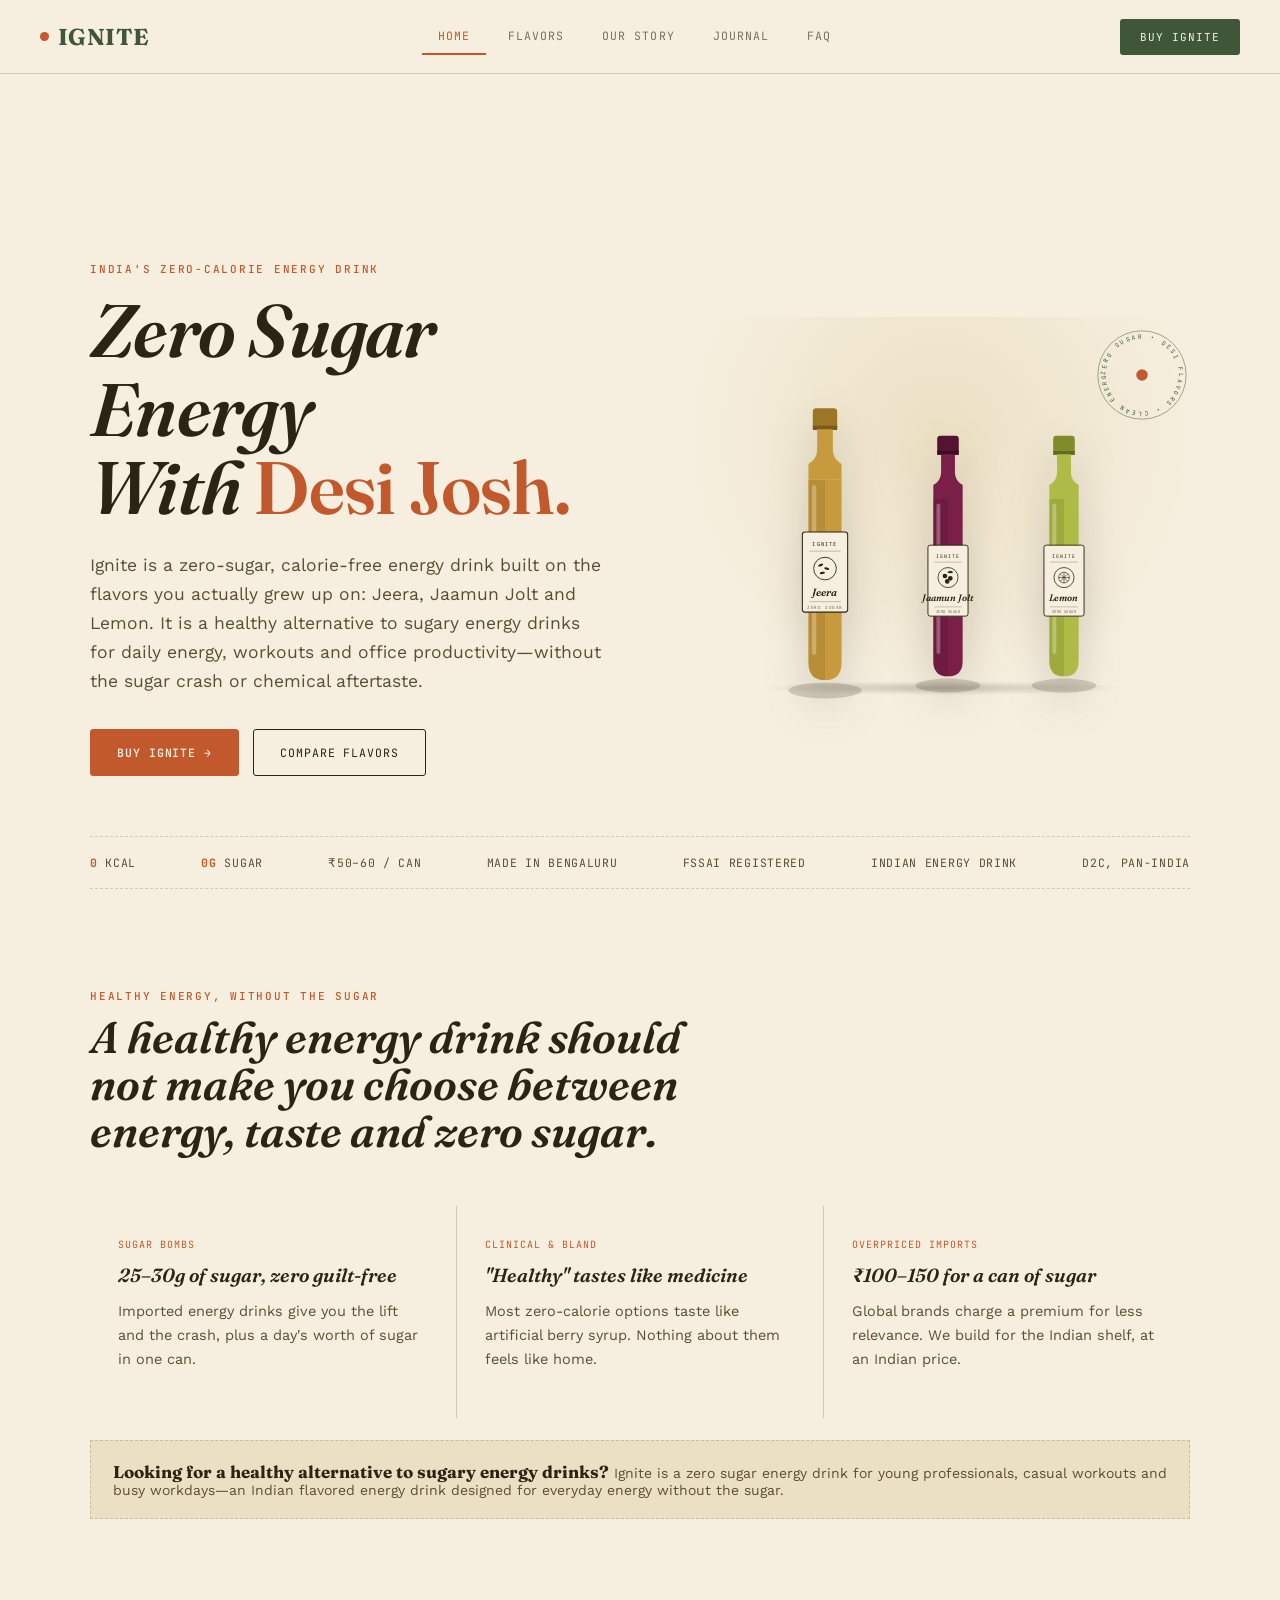
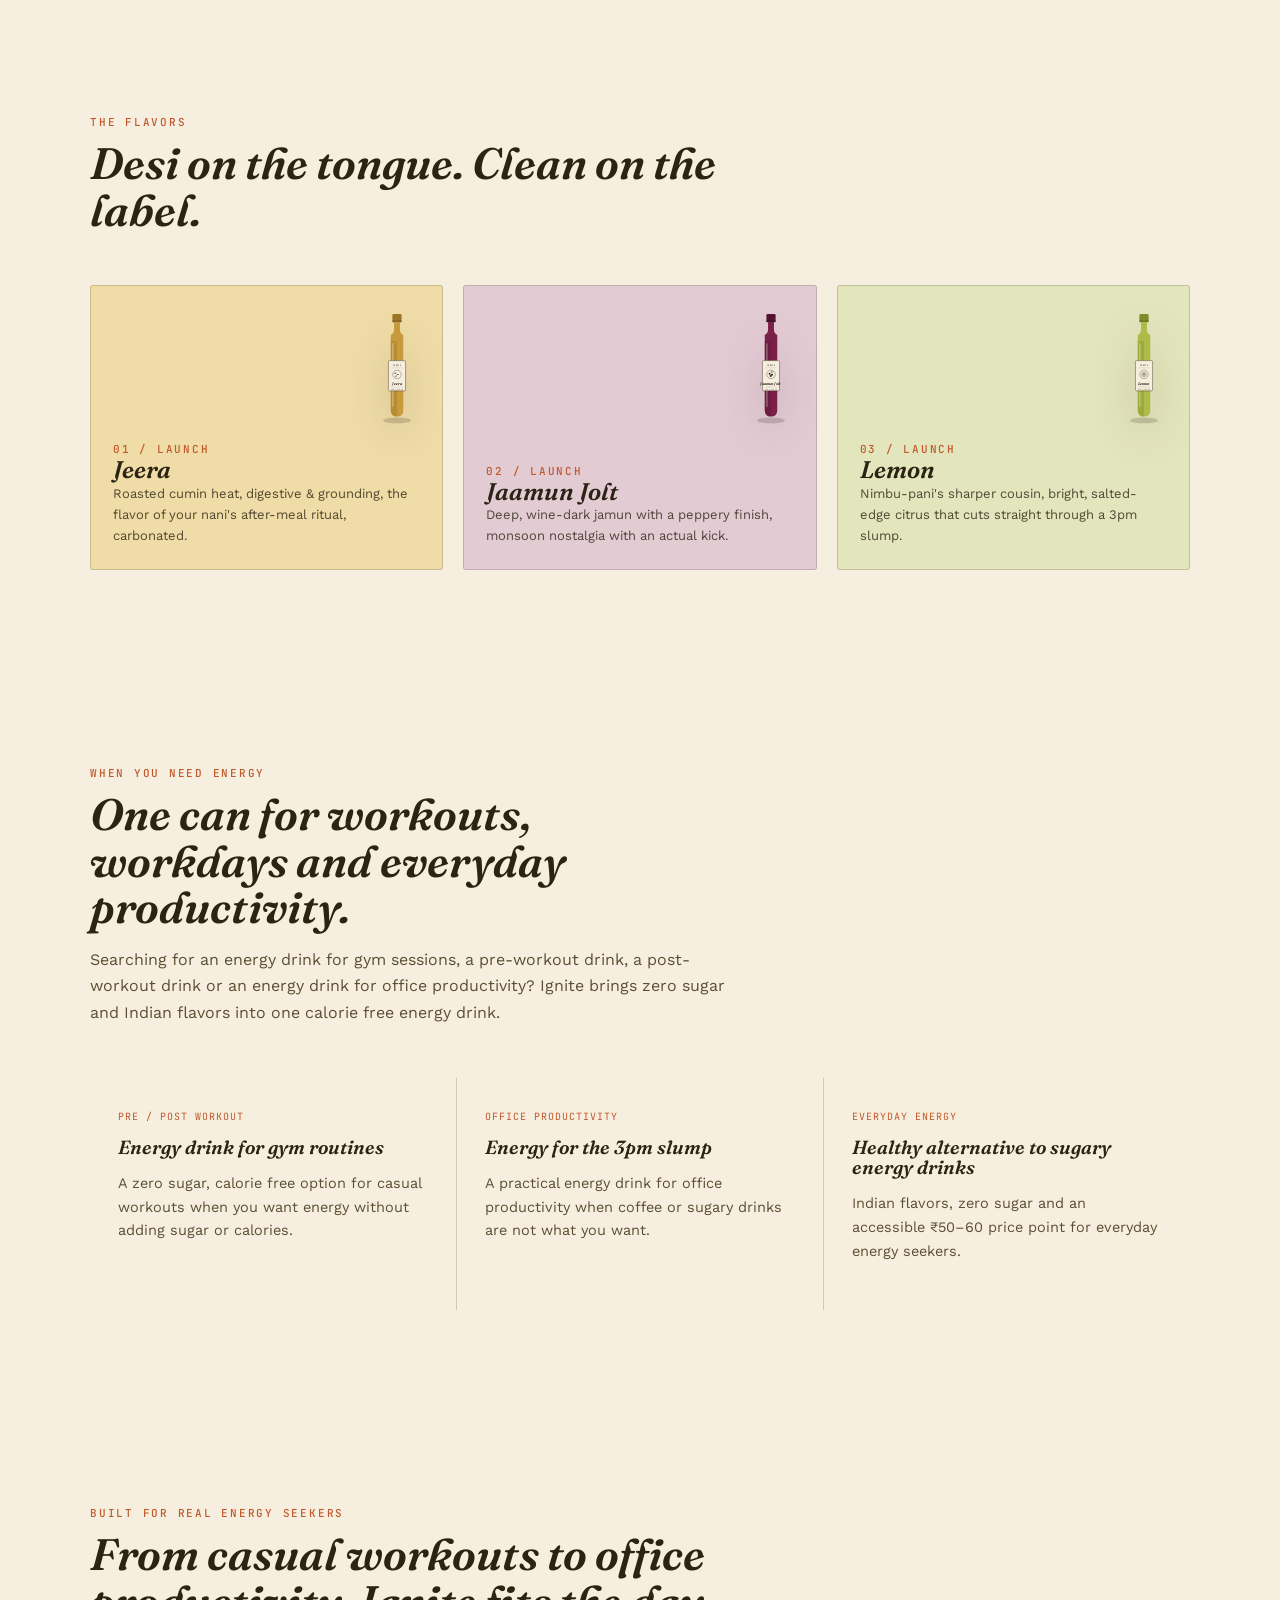
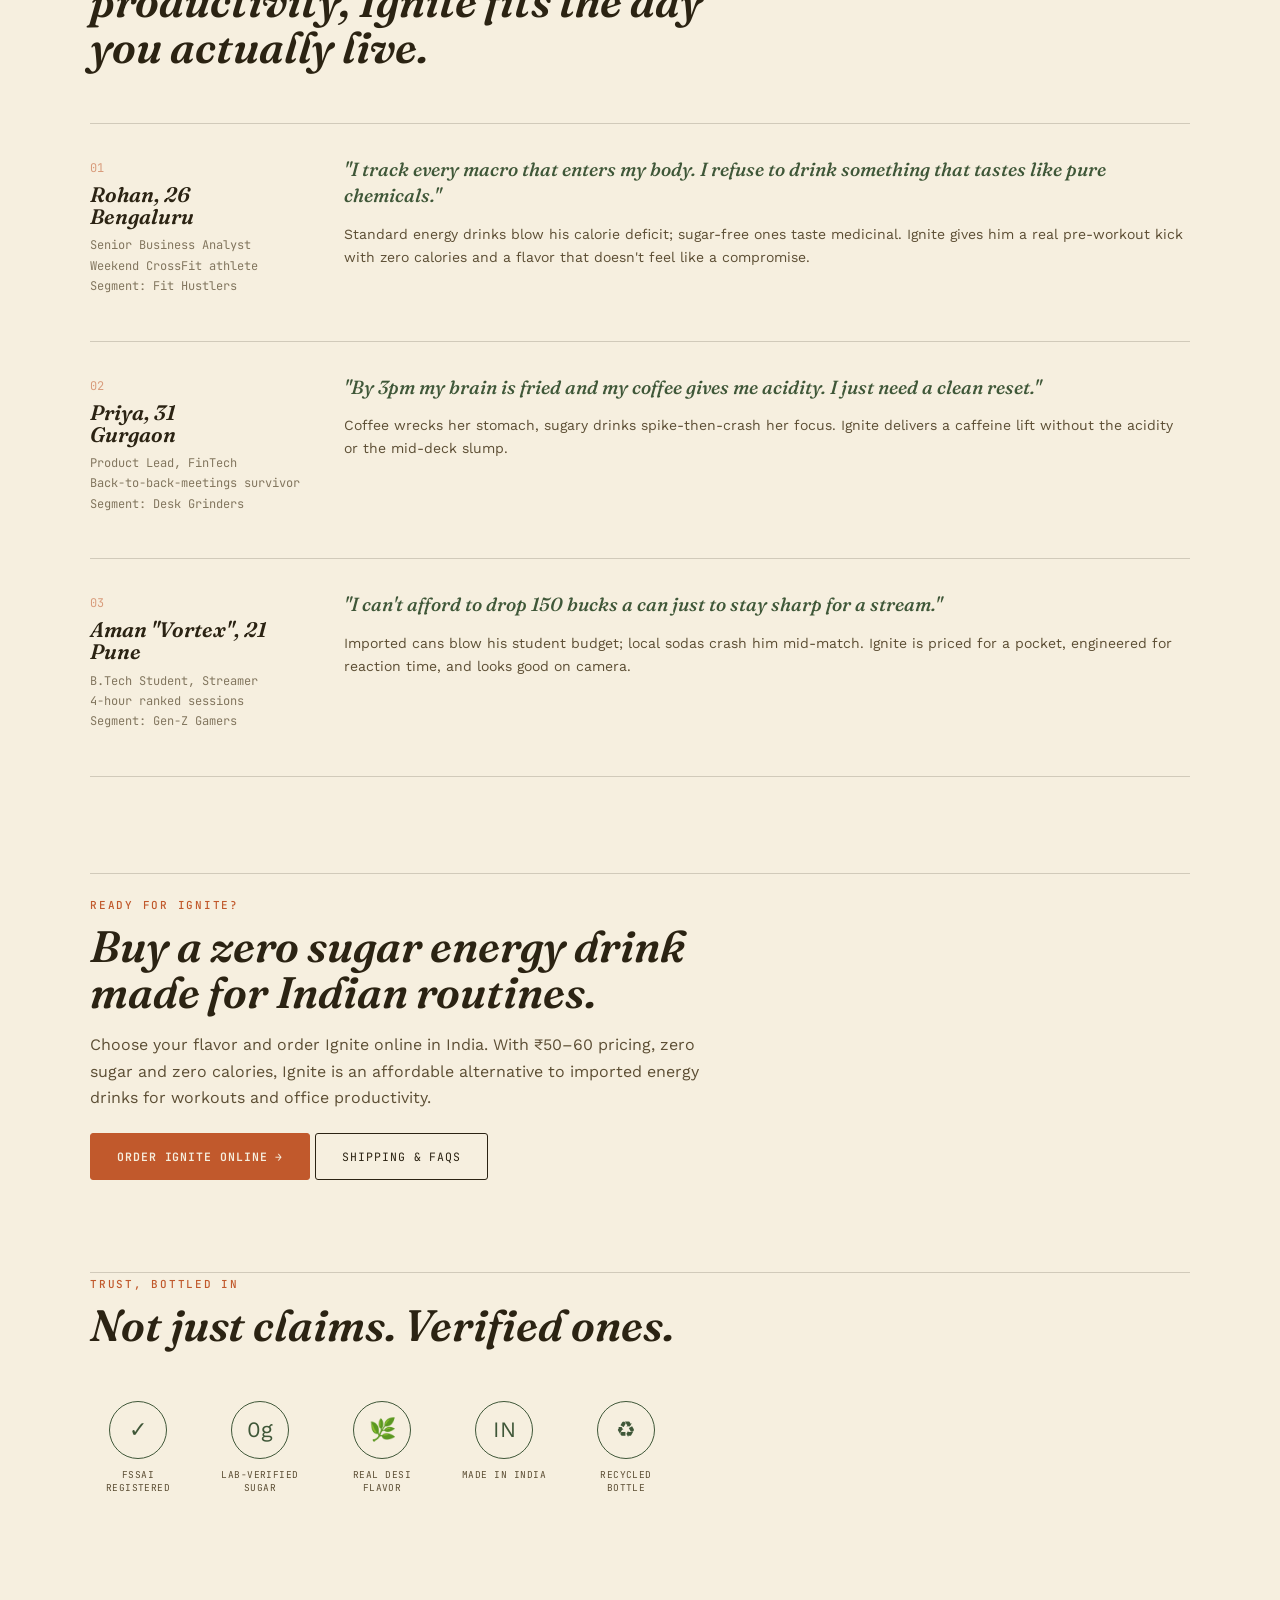
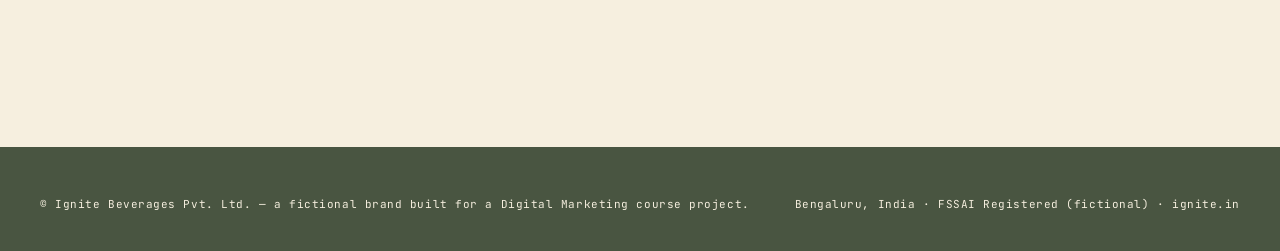
<file: index.html>
<!DOCTYPE html>
<html lang="en">
<head>
<meta charset="UTF-8">
<meta name="viewport" content="width=device-width, initial-scale=1.0">
<title>Zero Sugar Energy Drink | Ignite India</title>
  <meta name="description" content="Discover Ignite, a zero sugar, calorie free energy drink with Indian flavors for workouts, office productivity and everyday energy.">
  <meta name="keywords" content="energy drink, energy booster, healthy energy drink, zero sugar drink, calorie free drink, workout energy, productivity drink, Indian energy drink, zero sugar energy drink, energy drink for gym, pre workout drink, post workout drink, energy drink for office, affordable energy drink, Indian flavored energy drink, Ignite energy drink, buy Ignite energy drink, Ignite zero sugar, Ignite India">
  <meta name="robots" content="index,follow">
  <meta property="og:title" content="Ignite — Zero Sugar Energy Drink with Indian Flavors">
  <meta property="og:description" content="Zero sugar, calorie free energy with Indian flavors. Built for workouts, office productivity and everyday energy.">
  <meta property="og:type" content="website">
  <meta name="twitter:card" content="summary">
  <link rel="canonical" href="https://ignite.in/">
  <script type="application/ld+json">
  {
    "@context":"https://schema.org",
    "@type":"Product",
    "name":"Ignite Zero Sugar Energy Drink",
    "brand":{"@type":"Brand","name":"Ignite"},
    "description":"Zero sugar, calorie free energy drink with Indian flavors for workouts, office productivity and everyday energy.",
    "category":"Energy Drink",
    "offers":{"@type":"Offer","priceCurrency":"INR","price":"50","availability":"https://schema.org/InStock","url":"https://ignite.in/flavors"},
    "aggregateRating":{"@type":"AggregateRating","ratingValue":"4.8","reviewCount":"124"}
  }
  </script>
<link rel="preconnect" href="https://fonts.googleapis.com">
<link rel="preconnect" href="https://fonts.gstatic.com" crossorigin>
<link href="https://fonts.googleapis.com/css2?family=Fraunces:ital,opsz,wght@0,9..144,400;0,9..144,500;0,9..144,600;0,9..144,700;1,9..144,500;1,9..144,600&family=Work+Sans:wght@400;500;600;700&family=JetBrains+Mono:wght@400;500;700&display=swap" rel="stylesheet">
<style>
  :root{
    --paper:#F6EFDF;
    --paper-deep:#ECE0C4;
    --paper-deeper:#E2D4AE;
    --ink:#2B2313;
    --ink-soft:#5C4E34;
    --forest:#3F5738;
    --forest-deep:#2B3B26;
    --rust:#C1592C;
    --rust-deep:#9B441F;
    --jeera:#C79A3D;
    --jeera-deep:#9C7526;
    --jaamun:#7A2048;
    --jaamun-deep:#54132F;
    --lemon:#AEBB47;
    --lemon-deep:#7E8C2A;
    --line: rgba(43,35,19,0.18);
    --line-soft: rgba(43,35,19,0.09);
    --radius: 3px;
  }
  *{box-sizing:border-box;}
  html{scroll-behavior:smooth;}
  body{
    margin:0;
    background:var(--paper);
    color:var(--ink);
    font-family:'Work Sans', sans-serif;
    -webkit-font-smoothing:antialiased;
  }
  ::selection{background:var(--rust); color:var(--paper);}
  a{color:inherit;}
  .eyebrow{
    font-family:'JetBrains Mono', monospace;
    font-size:11px;
    letter-spacing:.16em;
    text-transform:uppercase;
    color:var(--rust);
    font-weight:500;
  }
  h1,h2,h3{
    font-family:'Fraunces', serif;
    font-weight:600;
    margin:0;
    line-height:1.06;
    color:var(--ink);
  }
  p{line-height:1.65;}

  /* ---------- NAV ---------- */
  header.topnav{
    position:sticky; top:0; z-index:50;
    display:flex; align-items:center; justify-content:space-between;
    padding:18px 40px;
    background:rgba(246,239,223,0.92);
    backdrop-filter: blur(10px);
    border-bottom:1px solid var(--line);
  }
  .wordmark{
    font-family:'Fraunces', serif;
    font-weight:700;
    font-size:23px;
    letter-spacing:.02em;
    cursor:pointer;
    display:flex; align-items:center; gap:9px;
    color:var(--forest);
  }
  .wordmark .dot{
    width:9px;height:9px;border-radius:50%;
    background:var(--rust);
    display:inline-block;
  }
  nav.links{display:flex; gap:6px;}
  nav.links button{
    background:none; border:none; color:var(--ink);
    font-family:'JetBrains Mono', monospace;
    font-size:11.5px; letter-spacing:.09em; text-transform:uppercase;
    padding:10px 16px; cursor:pointer; opacity:.62;
    border-bottom:2px solid transparent;
    transition:opacity .2s, border-color .2s;
  }
  nav.links button:hover{opacity:1;}
  nav.links button.active{opacity:1; border-color:var(--rust); color:var(--rust);}
  .nav-cta{
    font-family:'JetBrains Mono', monospace;
    font-size:11px; letter-spacing:.09em; text-transform:uppercase;
    background:var(--forest); color:var(--paper);
    padding:11px 20px; border-radius:var(--radius);
    border:none; cursor:pointer;
  }
  .nav-cta:hover{background:var(--forest-deep);}

  main{max-width:1180px; margin:0 auto; padding:0 40px;}
  section{padding:96px 0;}
  .page{display:none;}
  .page.active{display:block; animation:fadein .5s ease;}
  @keyframes fadein{from{opacity:0; transform:translateY(8px);} to{opacity:1; transform:translateY(0);}}

  .band{
    width:100vw; position:relative; left:50%; right:50%;
    margin-left:-50vw; margin-right:-50vw;
  }

  /* ---------- HERO ---------- */
  .hero{
    padding:88px 0 60px;
    display:grid; grid-template-columns:1.05fr .95fr; gap:50px; align-items:center;
  }
  .hero h1{
    font-size:clamp(46px, 5.8vw, 82px);
    font-style:italic;
    letter-spacing:-0.01em;
    font-weight:600;
  }
  .hero h1 span{color:var(--rust); font-style:normal;}
  .hero .sub{
    max-width:520px; margin-top:24px; font-size:17.5px; color:var(--ink-soft);
  }
  .hero .cta-row{display:flex; gap:14px; margin-top:34px; flex-wrap:wrap;}
  .btn{
    font-family:'JetBrains Mono', monospace; font-size:11.5px; letter-spacing:.08em; text-transform:uppercase;
    padding:15px 26px; border-radius:var(--radius); border:1.5px solid var(--ink); cursor:pointer;
    background:transparent; color:var(--ink); transition:all .2s;
  }
  .btn.solid{background:var(--rust); border-color:var(--rust); color:var(--paper); font-weight:600;}
  .btn.solid:hover{background:var(--rust-deep); border-color:var(--rust-deep);}
  .btn:not(.solid):hover{background:var(--ink); color:var(--paper);}

  .hero-visual{
    position:relative; height:400px; border-radius:8px;
    background: radial-gradient(circle at 50% 30%, var(--paper-deep) 0%, var(--paper) 70%);
    display:flex; align-items:flex-end; justify-content:center; gap:8px;
    padding-bottom:24px;
  }
  .hero-visual::after{
    content:""; position:absolute; bottom:22px; left:14%; right:14%; height:14px;
    background:radial-gradient(ellipse, rgba(43,35,19,0.22) 0%, transparent 72%);
    z-index:0;
  }
  .bottle-mount{position:relative; z-index:1;}
  .hero-visual .bottle-mount{width:108px;}
  .hero-visual .bottle-mount:nth-child(2){width:122px; margin-bottom:-6px;}
  .bottle-svg{width:100%; height:auto; display:block; filter:drop-shadow(0 18px 20px rgba(43,35,19,0.18));}

  .stamp{
    position:absolute; top:10px; right:0; width:96px; height:96px;
    animation: spin 26s linear infinite;
  }
  @media (prefers-reduced-motion: reduce){ .stamp{animation:none;} }
  @keyframes spin{ from{transform:rotate(0deg);} to{transform:rotate(360deg);} }

  .strip{
    border-top:1px dashed var(--line); border-bottom:1px dashed var(--line);
    padding:18px 0; display:flex; gap:30px; flex-wrap:wrap; justify-content:space-between;
    font-family:'JetBrains Mono', monospace; font-size:11.5px; letter-spacing:.06em; text-transform:uppercase; color:var(--ink-soft);
  }
  .strip span b{color:var(--rust); font-weight:700;}

  /* ---------- PAIN/SOLUTION ---------- */
  .section-head{max-width:640px; margin-bottom:52px;}
  .section-head h2{font-size:clamp(30px,3.8vw,44px); font-style:italic; margin-top:10px; font-weight:600;}
  .grid-3{display:grid; grid-template-columns:repeat(3,1fr); gap:1px; background:var(--line);}
  .grid-2{display:grid; grid-template-columns:repeat(2,1fr); gap:1px; background:var(--line);}
  .cell{background:var(--paper); padding:32px 28px;}
  .cell h3{font-size:19px; font-style:italic; margin-bottom:10px; font-weight:600;}
  .cell p{color:var(--ink-soft); font-size:14.5px;}
  .cell .tag{font-family:'JetBrains Mono',monospace; font-size:10px; letter-spacing:.1em; text-transform:uppercase; color:var(--rust); margin-bottom:14px; display:block;}
  .keyword-note strong{font-family:'Fraunces',serif; font-size:17px;}
  .conversion-panel{border-top:1px solid var(--line); border-bottom:1px solid var(--line); padding:52px 0 40px;}

  /* ---------- FLAVOR PREVIEW STRIP (home) ---------- */
  .flavor-preview{display:grid; grid-template-columns:repeat(3,1fr); gap:20px;}
  .fcard{
    border-radius:var(--radius); padding:26px 22px 22px; min-height:230px;
    display:flex; flex-direction:column; justify-content:space-between; gap:14px;
    cursor:pointer; transition:transform .25s, box-shadow .25s;
    border:1px solid var(--line);
  }
  .fcard:hover{transform:translateY(-6px); box-shadow:0 18px 30px -18px rgba(43,35,19,0.35);}
  .fcard .bottle-mount{width:46px; align-self:flex-end;}
  .fcard h3{font-size:24px; font-style:italic; font-weight:600;}
  .fcard p{font-size:13px; opacity:.8; margin:0;}
  .fcard.c-jeera{background:#EFDCA6;}
  .fcard.c-jaamun{background:#E3CBD4;}
  .fcard.c-lemon{background:#E3E5BC;}

  /* ---------- PERSONAS ---------- */
  .persona{
    display:grid; grid-template-columns:220px 1fr; gap:34px; padding:32px 0;
    border-top:1px solid var(--line);
  }
  .persona:last-child{border-bottom:1px solid var(--line);}
  .persona .who{font-family:'JetBrains Mono',monospace;}
  .persona .who .num{font-size:12px; opacity:.55; color:var(--rust);}
  .persona .who h3{font-size:21px; font-style:italic; margin-top:6px; font-weight:600;}
  .persona .who .meta{font-size:12px; opacity:.75; margin-top:8px; line-height:1.7; color:var(--ink-soft);}
  .persona blockquote{font-family:'Fraunces',serif; font-style:italic; font-size:19px; margin:0 0 14px; color:var(--forest); line-height:1.4; font-weight:500;}
  .persona .why{font-size:14px; color:var(--ink-soft);}

  /* ---------- TRUST BADGES ---------- */
  .badge-row{display:flex; gap:26px; flex-wrap:wrap; margin-top:10px;}
  .badge{display:flex; flex-direction:column; align-items:center; text-align:center; width:96px; gap:9px;}
  .badge .ring{
    width:58px; height:58px; border-radius:50%; border:1.4px solid var(--forest);
    display:flex; align-items:center; justify-content:center; font-size:22px; color:var(--forest);
    background:var(--paper);
  }
  .badge span{font-family:'JetBrains Mono',monospace; font-size:9.5px; letter-spacing:.05em; text-transform:uppercase; color:var(--ink-soft); line-height:1.4;}

  footer{
    background:var(--forest-deep); color:var(--paper);
    padding:50px 40px 40px; margin-top:60px;
    display:flex; justify-content:space-between; flex-wrap:wrap; gap:20px;
    font-family:'JetBrains Mono',monospace; font-size:11px; letter-spacing:.05em; opacity:.85;
  }

  /* ---------- FLAVORS PAGE ---------- */
  .flavor-hero{padding:96px 0 34px;}
  .flavor-hero h1{font-size:clamp(38px,5vw,64px); font-style:italic; font-weight:600;}
  .flavor-feature{
    display:grid; grid-template-columns:.8fr 1.2fr; gap:60px; align-items:center;
    padding:64px 0; border-top:1px solid var(--line);
  }
  .flavor-feature.reverse{grid-template-columns:1.2fr .8fr;}
  .flavor-feature.reverse .visual{order:2;}
  .flavor-feature .visual{
    height:360px; border-radius:8px; position:relative;
    display:flex; align-items:center; justify-content:center;
  }
  .visual .bottle-mount{width:180px;}
  .visual.v-jeera{background:radial-gradient(circle at 50% 30%, #F1DEA8 0%, var(--paper) 72%);}
  .visual.v-jaamun{background:radial-gradient(circle at 50% 30%, #E6CCD8 0%, var(--paper) 72%);}
  .visual.v-lemon{background:radial-gradient(circle at 50% 30%, #E6E8C0 0%, var(--paper) 72%);}
  .flavor-copy h2{font-size:42px; font-style:italic; margin:10px 0 14px; font-weight:600;}
  .flavor-copy .notes{display:flex; gap:8px; flex-wrap:wrap; margin:16px 0 20px;}
  .flavor-copy .notes span{
    font-family:'JetBrains Mono',monospace; font-size:10.5px; letter-spacing:.05em; text-transform:uppercase;
    border:1px solid var(--line); padding:6px 12px; border-radius:20px; color:var(--ink-soft);
  }
  .nutri{
    display:flex; gap:26px; margin-top:22px; font-family:'JetBrains Mono',monospace;
    border-top:1px dashed var(--line); border-bottom:1px dashed var(--line); padding:15px 0;
  }
  .nutri div{font-size:10.5px; color:var(--ink-soft); text-transform:uppercase; letter-spacing:.05em;}
  .nutri div b{display:block; font-size:18px; color:var(--rust); font-family:'Fraunces',serif; font-style:italic; margin-bottom:3px;}

  .soon-head{padding:84px 0 28px; text-align:center;}
  .soon-grid{display:grid; grid-template-columns:repeat(3,1fr); gap:1px; background:var(--line); margin-bottom:100px;}
  .soon-cell{background:var(--paper-deep); padding:40px 26px 30px; text-align:center; position:relative;}
  .soon-cell .bottle-mount{width:82px; margin:0 auto 14px;}
  .soon-cell .lock{font-family:'JetBrains Mono',monospace; font-size:10px; letter-spacing:.1em; text-transform:uppercase; color:var(--rust); margin-bottom:6px;}
  .soon-cell h3{font-size:21px; font-style:italic; opacity:.8; margin-bottom:6px; font-weight:600;}
  .soon-cell p{font-size:12.5px; opacity:.6; margin:0;}

  /* ---------- STORY PAGE ---------- */
  .story-hero{padding:100px 0 44px; max-width:820px;}
  .story-hero h1{font-size:clamp(36px,5vw,58px); font-style:italic; font-weight:600;}
  .story-block{display:grid; grid-template-columns:.9fr 1.1fr; gap:56px; padding:56px 0; border-top:1px solid var(--line); align-items:start;}
  .story-block h3{font-size:14px; font-family:'JetBrains Mono',monospace; letter-spacing:.08em; text-transform:uppercase; color:var(--rust); font-weight:500;}
  .story-block p{color:var(--ink-soft); font-size:16px; max-width:560px;}
  .story-label{display:flex; flex-direction:column; gap:22px;}
  .story-stat{padding-top:4px;}
  .story-stat .num{font-family:'Fraunces',serif; font-style:italic; font-weight:600; font-size:56px; color:var(--rust); line-height:1;}
  .story-stat .cap{font-family:'JetBrains Mono',monospace; font-size:11px; letter-spacing:.04em; text-transform:uppercase; color:var(--ink-soft); margin-top:10px; max-width:200px; line-height:1.6;}
  .story-stat .ring-icon{width:64px; height:64px; border-radius:50%; border:1.4px solid var(--forest); display:flex; align-items:center; justify-content:center; font-family:'Fraunces',serif; font-style:italic; font-size:22px; color:var(--forest); margin-bottom:16px;}
  .source-row{display:grid; grid-template-columns:repeat(3,1fr); gap:1px; background:var(--line); margin:36px 0;}
  .source-cell{background:var(--paper); padding:24px 20px;}
  .source-cell .flavor{font-family:'JetBrains Mono',monospace; font-size:10.5px; letter-spacing:.06em; text-transform:uppercase; margin-bottom:6px; color:var(--rust);}
  .source-cell h4{font-size:18px; font-style:italic; font-family:'Fraunces',serif; font-weight:600; margin:0 0 8px;}
  .source-cell p{font-size:13px; color:var(--ink-soft); margin:0;}

  .trust-band{background:var(--forest-deep); color:var(--paper); padding:64px 0; margin-top:20px;}
  .trust-band h3{color:var(--paper); font-family:'JetBrains Mono',monospace; font-size:14px; letter-spacing:.08em; text-transform:uppercase; font-weight:500; opacity:.85;}
  .trust-band p{color:rgba(246,239,223,0.82); font-size:16px; max-width:640px;}
  .trust-band .badge .ring{border-color:var(--paper); color:var(--paper); background:transparent;}
  .trust-band .badge span{color:rgba(246,239,223,0.75);}

  /* ---------- FAQ PAGE ---------- */
  .faq-hero{padding:100px 0 36px; max-width:700px;}
  .faq-hero h1{font-size:clamp(34px,4.6vw,54px); font-style:italic; font-weight:600;}
  .accordion{border-top:1px solid var(--line);}
  .qa{border-bottom:1px solid var(--line);}
  .qa button{
    width:100%; text-align:left; background:none; border:none; color:var(--ink);
    padding:24px 0; font-family:'Fraunces',serif; font-size:18.5px; font-style:italic; font-weight:600; cursor:pointer;
    display:flex; justify-content:space-between; align-items:center; gap:20px;
  }
  .qa .plus{font-family:'JetBrains Mono',monospace; font-size:19px; color:var(--rust); transition:transform .25s;}
  .qa.open .plus{transform:rotate(45deg);}
  .qa .a{max-height:0; overflow:hidden; transition:max-height .3s ease;}
  .qa.open .a{max-height:260px;}
  .qa .a p{padding-bottom:24px; color:var(--ink-soft); max-width:640px; font-size:15px;}

  /* ---------- BLOG / JOURNAL ---------- */
  .blog-hero{padding:96px 0 34px; max-width:760px;}
  .blog-hero h1{font-size:clamp(38px,5vw,62px); font-style:italic; font-weight:600;}
  .blog-grid{display:grid; grid-template-columns:repeat(3,1fr); gap:24px; padding-bottom:100px;}
  .blog-card{
    border:1px solid var(--line); border-radius:var(--radius); background:var(--paper-deep);
    padding:26px 24px 24px; display:flex; flex-direction:column; gap:16px;
    cursor:pointer; transition:transform .25s, box-shadow .25s;
  }
  .blog-card:hover{transform:translateY(-6px); box-shadow:0 18px 30px -18px rgba(43,35,19,0.35);}
  .blog-card .bottle-mount{width:44px;}
  .blog-card .meta{font-family:'JetBrains Mono',monospace; font-size:10px; letter-spacing:.08em; text-transform:uppercase; color:var(--ink-soft); opacity:.75;}
  .blog-card h3{font-size:23px; font-style:italic; font-weight:600; margin:4px 0 2px;}
  .blog-card p{font-size:14px; color:var(--ink-soft); margin:0;}
  .blog-card .read{font-family:'JetBrains Mono',monospace; font-size:11px; letter-spacing:.06em; text-transform:uppercase; color:var(--rust); margin-top:auto;}

  .post{max-width:720px; padding:96px 0 110px;}
  .post .back{
    background:none; border:none; font-family:'JetBrains Mono',monospace; font-size:11.5px;
    letter-spacing:.08em; text-transform:uppercase; color:var(--ink-soft); cursor:pointer; padding:0; margin-bottom:34px;
  }
  .post .back:hover{color:var(--rust);}
  .post h1{font-size:clamp(32px,4.4vw,50px); font-style:italic; font-weight:600; margin-top:14px;}
  .post .post-meta{font-family:'JetBrains Mono',monospace; font-size:11.5px; letter-spacing:.06em; text-transform:uppercase; color:var(--ink-soft); margin-top:16px; opacity:.8;}
  .post-hero{display:flex; align-items:center; gap:28px; margin:38px 0 8px; padding:30px; border-radius:8px;}
  .post-hero.v-jeera{background:radial-gradient(circle at 20% 40%, #F1DEA8 0%, var(--paper) 75%);}
  .post-hero.v-jaamun{background:radial-gradient(circle at 20% 40%, #E6CCD8 0%, var(--paper) 75%);}
  .post-hero.v-lemon{background:radial-gradient(circle at 20% 40%, #E6E8C0 0%, var(--paper) 75%);}
  .post-hero .bottle-mount{width:100px; flex-shrink:0;}
  .post-hero blockquote{font-family:'Fraunces',serif; font-style:italic; font-size:20px; font-weight:500; color:var(--forest); margin:0; line-height:1.4;}
  .post-body{margin-top:20px;}
  .post-body h3{font-size:15px; font-family:'JetBrains Mono',monospace; letter-spacing:.06em; text-transform:uppercase; color:var(--rust); font-weight:500; margin-top:44px; margin-bottom:14px;}
  .post-body p{color:var(--ink-soft); font-size:16.5px; line-height:1.75; margin-bottom:16px;}
  .post-note{
    margin-top:40px; padding:20px 24px; border:1px dashed var(--line); border-radius:var(--radius);
    background:var(--paper-deep); font-size:13.5px; color:var(--ink-soft); line-height:1.6;
  }
  .post-note b{color:var(--ink);}
  .post-cta{margin-top:44px; display:flex; align-items:center; gap:18px; flex-wrap:wrap;}

  @media (max-width:860px){
    main{padding:0 22px;}
    header.topnav{padding:16px 22px;}
    nav.links{display:none;}
    .hero, .grid-3, .grid-2, .flavor-preview, .flavor-feature, .flavor-feature.reverse, .story-block, .soon-grid, .source-row, .blog-grid{grid-template-columns:1fr !important;}
    .flavor-feature.reverse .visual{order:0;}
    .persona{grid-template-columns:1fr;}
    .hero{padding-top:64px;}
    .stamp{display:none;}
    .post-hero{flex-direction:column; text-align:center;}
  }
</style>
</head>
<body>

<header class="topnav">
  <div class="wordmark" onclick="goTo('home')"><span class="dot"></span>IGNITE</div>
  <nav class="links" id="navLinks">
    <button data-page="home" class="active">Home</button>
    <button data-page="flavors">Flavors</button>
    <button data-page="story">Our Story</button>
    <button data-page="blog">Journal</button>
    <button data-page="faq">FAQ</button>
  </nav>
  <button class="nav-cta" onclick="goTo('flavors')">Buy Ignite</button>
</header>

<main>

  <!-- ================= HOME ================= -->
  <section class="page active" id="page-home">
    <div class="hero">
      <div>
        <span class="eyebrow">India's Zero-Calorie Energy Drink</span>
        <h1 style="margin-top:14px;">Zero Sugar Energy<br>With <span>Desi Josh.</span></h1>
        <p class="sub">Ignite is a zero-sugar, calorie-free energy drink built on the flavors you actually grew up on: Jeera, Jaamun Jolt and Lemon. It is a healthy alternative to sugary energy drinks for daily energy, workouts and office productivity—without the sugar crash or chemical aftertaste.</p>
        <div class="cta-row">
          <button class="btn solid" onclick="goTo('flavors')">Buy Ignite →</button>
          <button class="btn" onclick="goTo('flavors')">Compare Flavors</button>
        </div>
      </div>
      <div class="hero-visual">
        <svg class="stamp" viewBox="0 0 100 100">
          <defs><path id="stampPath" d="M 50,50 m -38,0 a 38,38 0 1,1 76,0 a 38,38 0 1,1 -76,0"/></defs>
          <circle cx="50" cy="50" r="46" fill="none" stroke="var(--forest)" stroke-width="1" opacity="0.5"/>
          <text font-family="JetBrains Mono, monospace" font-size="6.3" letter-spacing="2" fill="var(--forest)">
            <textPath href="#stampPath" startOffset="0%">ZERO SUGAR • DESI FLAVORS • CLEAN ENERGY • </textPath>
          </text>
          <circle cx="50" cy="50" r="6" fill="var(--rust)"/>
        </svg>
        <div class="bottle-mount" data-flavor="jeera" role="img" aria-label="Ignite Jeera zero sugar energy drink can"></div>
        <div class="bottle-mount" data-flavor="jaamun" role="img" aria-label="Ignite Jaamun Jolt zero sugar energy drink can"></div>
        <div class="bottle-mount" data-flavor="lemon" role="img" aria-label="Ignite Lemon zero sugar energy drink can"></div>
      </div>
    </div>
    <div class="strip">
      <span><b>0</b> Kcal</span><span><b>0g</b> Sugar</span><span>₹50–60 / Can</span><span>Made In Bengaluru</span><span>FSSAI Registered</span><span>Indian Energy Drink</span><span>D2C, Pan-India</span>
    </div>

    <section>
      <div class="section-head">
        <span class="eyebrow">Healthy Energy, Without The Sugar</span>
        <h2>A healthy energy drink should not make you choose between energy, taste and zero sugar.</h2>
      </div>
      <div class="grid-3">
        <div class="cell">
          <span class="tag">Sugar Bombs</span>
          <h3>25–30g of sugar, zero guilt-free</h3>
          <p>Imported energy drinks give you the lift and the crash, plus a day's worth of sugar in one can.</p>
        </div>
        <div class="cell">
          <span class="tag">Clinical & Bland</span>
          <h3>"Healthy" tastes like medicine</h3>
          <p>Most zero-calorie options taste like artificial berry syrup. Nothing about them feels like home.</p>
        </div>
        <div class="cell">
          <span class="tag">Overpriced Imports</span>
          <h3>₹100–150 for a can of sugar</h3>
          <p>Global brands charge a premium for less relevance. We build for the Indian shelf, at an Indian price.</p>
        </div>
      </div>
      <div class="keyword-note" style="margin-top:22px; padding:20px 22px; border:1px dashed var(--line); background:var(--paper-deep); color:var(--ink-soft); font-size:14px;">
        <strong style="color:var(--ink);">Looking for a healthy alternative to sugary energy drinks?</strong>
        Ignite is a zero sugar energy drink for young professionals, casual workouts and busy workdays—an Indian flavored energy drink designed for everyday energy without the sugar.
      </div>
    </section>

    <section>
      <div class="section-head">
        <span class="eyebrow">The Flavors</span>
        <h2>Desi on the tongue. Clean on the label.</h2>
      </div>
      <div class="flavor-preview">
        <div class="fcard c-jeera" onclick="goTo('flavors')">
          <div class="bottle-mount" data-flavor="jeera" role="img" aria-label="Ignite Jeera zero sugar energy drink can"></div>
          <div><span class="eyebrow">01 / Launch</span><h3>Jeera</h3>
          <p>Roasted cumin heat, digestive & grounding, the flavor of your nani's after-meal ritual, carbonated.</p></div>
        </div>
        <div class="fcard c-jaamun" onclick="goTo('flavors')">
          <div class="bottle-mount" data-flavor="jaamun" role="img" aria-label="Ignite Jaamun Jolt zero sugar energy drink can"></div>
          <div><span class="eyebrow">02 / Launch</span><h3>Jaamun Jolt</h3>
          <p>Deep, wine-dark jamun with a peppery finish, monsoon nostalgia with an actual kick.</p></div>
        </div>
        <div class="fcard c-lemon" onclick="goTo('flavors')">
          <div class="bottle-mount" data-flavor="lemon" role="img" aria-label="Ignite Lemon zero sugar energy drink can"></div>
          <div><span class="eyebrow">03 / Launch</span><h3>Lemon</h3>
          <p>Nimbu-pani's sharper cousin, bright, salted-edge citrus that cuts straight through a 3pm slump.</p></div>
        </div>
      </div>
    </section>

    <section>
      <div class="section-head">
        <span class="eyebrow">When You Need Energy</span>
        <h2>One can for workouts, workdays and everyday productivity.</h2>
        <p style="color:var(--ink-soft); max-width:680px;">Searching for an energy drink for gym sessions, a pre-workout drink, a post-workout drink or an energy drink for office productivity? Ignite brings zero sugar and Indian flavors into one calorie free energy drink.</p>
      </div>
      <div class="grid-3">
        <div class="cell"><span class="tag">Pre / Post Workout</span><h3>Energy drink for gym routines</h3><p>A zero sugar, calorie free option for casual workouts when you want energy without adding sugar or calories.</p></div>
        <div class="cell"><span class="tag">Office Productivity</span><h3>Energy for the 3pm slump</h3><p>A practical energy drink for office productivity when coffee or sugary drinks are not what you want.</p></div>
        <div class="cell"><span class="tag">Everyday Energy</span><h3>Healthy alternative to sugary energy drinks</h3><p>Indian flavors, zero sugar and an accessible ₹50–60 price point for everyday energy seekers.</p></div>
      </div>
    </section>

    <section>
      <div class="section-head">
        <span class="eyebrow">Built For Real Energy Seekers</span>
        <h2>From casual workouts to office productivity, Ignite fits the day you actually live.</h2>
      </div>
      <div class="persona">
        <div class="who">
          <span class="num">01</span>
          <h3>Rohan, 26<br>Bengaluru</h3>
          <p class="meta">Senior Business Analyst<br>Weekend CrossFit athlete<br>Segment: Fit Hustlers</p>
        </div>
        <div>
          <blockquote>"I track every macro that enters my body. I refuse to drink something that tastes like pure chemicals."</blockquote>
          <p class="why">Standard energy drinks blow his calorie deficit; sugar-free ones taste medicinal. Ignite gives him a real pre-workout kick with zero calories and a flavor that doesn't feel like a compromise.</p>
        </div>
      </div>
      <div class="persona">
        <div class="who">
          <span class="num">02</span>
          <h3>Priya, 31<br>Gurgaon</h3>
          <p class="meta">Product Lead, FinTech<br>Back-to-back-meetings survivor<br>Segment: Desk Grinders</p>
        </div>
        <div>
          <blockquote>"By 3pm my brain is fried and my coffee gives me acidity. I just need a clean reset."</blockquote>
          <p class="why">Coffee wrecks her stomach, sugary drinks spike-then-crash her focus. Ignite delivers a caffeine lift without the acidity or the mid-deck slump.</p>
        </div>
      </div>
      <div class="persona">
        <div class="who">
          <span class="num">03</span>
          <h3>Aman "Vortex", 21<br>Pune</h3>
          <p class="meta">B.Tech Student, Streamer<br>4-hour ranked sessions<br>Segment: Gen-Z Gamers</p>
        </div>
        <div>
          <blockquote>"I can't afford to drop 150 bucks a can just to stay sharp for a stream."</blockquote>
          <p class="why">Imported cans blow his student budget; local sodas crash him mid-match. Ignite is priced for a pocket, engineered for reaction time, and looks good on camera.</p>
        </div>
      </div>
    </section>

    <section class="conversion-panel" style="padding-top:20px;">
      <div class="section-head">
        <span class="eyebrow">Ready For Ignite?</span>
        <h2>Buy a zero sugar energy drink made for Indian routines.</h2>
        <p style="color:var(--ink-soft); max-width:650px;">Choose your flavor and order Ignite online in India. With ₹50–60 pricing, zero sugar and zero calories, Ignite is an affordable alternative to imported energy drinks for workouts and office productivity.</p>
        <div class="cta-row" style="margin-top:22px;">
          <button class="btn solid" onclick="goTo('flavors')">Order Ignite Online →</button>
          <button class="btn" onclick="goTo('faq')">Shipping & FAQs</button>
        </div>
      </div>
    </section>

    <section style="padding-top:0;">
      <div class="section-head">
        <span class="eyebrow">Trust, Bottled In</span>
        <h2>Not just claims. Verified ones.</h2>
      </div>
      <div class="badge-row">
        <div class="badge"><div class="ring">✓</div><span>FSSAI Registered</span></div>
        <div class="badge"><div class="ring">0g</div><span>Lab-Verified Sugar</span></div>
        <div class="badge"><div class="ring">🌿</div><span>Real Desi Flavor</span></div>
        <div class="badge"><div class="ring">IN</div><span>Made In India</span></div>
        <div class="badge"><div class="ring">♻</div><span>Recycled Bottle</span></div>
      </div>
    </section>
  </section>

  <!-- ================= FLAVORS ================= -->
  <section class="page" id="page-flavors">
    <div class="flavor-hero">
      <span class="eyebrow">The Lineup</span>
      <h1 style="margin-top:14px;">The Zero Sugar Energy Drink<br>For Indian Taste Buds.</h1>
      <p class="sub" style="margin-top:20px; max-width:600px; color:var(--ink-soft);">Choose a zero sugar energy drink for pre-workout, post-workout or the office. Ignite combines Indian traditional flavors with zero calories, making it an affordable energy drink alternative to imported energy drinks.</p>
    </div>

    <div class="flavor-feature">
      <div class="visual v-jeera"><div class="bottle-mount" data-flavor="jeera" role="img" aria-label="Ignite Jeera zero sugar energy drink can"></div></div>
      <div class="flavor-copy">
        <span class="eyebrow">01 — Jeera</span>
        <h2>Jeera</h2>
        <p>Roasted cumin, gently spiced and faintly smoky—the flavor of the digestive ritual you grew up with, reimagined as a functional energy drink. A zero sugar energy drink for casual workouts and everyday energy, grounding rather than jittery.</p>
        <div class="notes"><span>Roasted Cumin</span><span>Digestive</span><span>Earthy Finish</span></div>
        <div class="nutri">
          <div><b>0 kcal</b>Calories</div>
          <div><b>0g</b>Sugar</div>
          <div><b>₹50</b>Per Can</div>
          <div><b>250ml</b>Format</div>
        </div>
        <div class="cta-row" style="margin-top:22px;">
          <button class="btn solid" type="button">Buy Jeera →</button>
        </div>
      </div>
    </div>

    <div class="flavor-feature reverse">
      <div class="flavor-copy">
        <span class="eyebrow">02 — Jaamun Jolt</span>
        <h2>Jaamun Jolt</h2>
        <p>Deep, wine-dark jamun with a peppery, slightly tart edge. Built for anyone seeking a healthy alternative to sugary energy drinks that does not taste syrupy—bold in flavor, never in the label.</p>
        <div class="notes"><span>Wine-Dark Jamun</span><span>Peppery Edge</span><span>Bold & Tart</span></div>
        <div class="nutri">
          <div><b>0 kcal</b>Calories</div>
          <div><b>0g</b>Sugar</div>
          <div><b>₹55</b>Per Can</div>
          <div><b>250ml</b>Format</div>
        </div>
        <div class="cta-row" style="margin-top:22px;">
          <button class="btn solid" type="button">Buy Jaamun Jolt →</button>
        </div>
      </div>
      <div class="visual v-jaamun"><div class="bottle-mount" data-flavor="jaamun" role="img" aria-label="Ignite Jaamun Jolt zero sugar energy drink can"></div></div>
    </div>

    <div class="flavor-feature">
      <div class="visual v-lemon"><div class="bottle-mount" data-flavor="lemon" role="img" aria-label="Ignite Lemon zero sugar energy drink can"></div></div>
      <div class="flavor-copy">
        <span class="eyebrow">03 — Lemon</span>
        <h2>Lemon</h2>
        <p>Nimbu-pani's sharper cousin, bright citrus with a salted edge that cuts through an afternoon slump in one sip. A calorie free energy drink for office productivity and a simple gateway can for first-time Ignite drinkers.</p>
        <div class="notes"><span>Bright Citrus</span><span>Salted Edge</span><span>Sessionable</span></div>
        <div class="nutri">
          <div><b>0 kcal</b>Calories</div>
          <div><b>0g</b>Sugar</div>
          <div><b>₹50</b>Per Can</div>
          <div><b>250ml</b>Format</div>
        </div>
        <div class="cta-row" style="margin-top:22px;">
          <button class="btn solid" type="button">Buy Lemon →</button>
        </div>
      </div>
    </div>

    <div class="soon-head">
      <span class="eyebrow">Coming Soon — Wave 2</span>
      <h2 style="margin-top:14px; font-style:italic; font-size:clamp(26px,3.6vw,38px); font-weight:600;">Expansion flavors, in development.</h2>
    </div>
    <div class="soon-grid">
      <div class="soon-cell">
        <div class="bottle-mount" data-flavor="kalakhatta" data-ghost="true" role="img" aria-label="Ignite Kala Khatta energy drink in development"></div>
        <div class="lock">● In R&D</div>
        <h3>Kala Khatta</h3>
        <p>Street-side sweet-tart nostalgia, carbonated.</p>
      </div>
      <div class="soon-cell">
        <div class="bottle-mount" data-flavor="aampanna" data-ghost="true" role="img" aria-label="Ignite Aam Panna energy drink in development"></div>
        <div class="lock">● In R&D</div>
        <h3>Aam Panna</h3>
        <p>Raw mango, roasted and cooling, a summer flavor, year-round.</p>
      </div>
      <div class="soon-cell">
        <div class="bottle-mount" data-flavor="kokum" data-ghost="true" role="img" aria-label="Ignite Kokum energy drink in development"></div>
        <div class="lock">● In R&D</div>
        <h3>Kokum</h3>
        <p>Konkan-coast tang with a clean, mineral finish.</p>
      </div>
    </div>
  </section>

  <!-- ================= STORY ================= -->
  <section class="page" id="page-story">
    <div class="story-hero">
      <span class="eyebrow">Our Story</span>
      <h1 style="margin-top:14px;">We didn't want to choose between the drink that tastes like home and the drink that gets us through the day.</h1>
    </div>

    <div class="story-block">
      <div class="story-label">
        <h3>The Gap</h3>
        <div class="story-stat">
          <div class="num">25–30g</div>
          <div class="cap">Sugar in a standard imported energy drink can</div>
        </div>
      </div>
      <div>
        <p>Energy drinks sold in India are, functionally, imports with a local sticker. Red Bull and Monster taste like Western fruit syrup and carry 25–30g of sugar a can. The "healthy" alternatives that do exist taste clinical: sugar-free, but joyless.</p>
        <p>Meanwhile, the flavors that actually mean something to us, jeera, jamun, nimbu-pani, sit in kitchens and roadside stalls, not on the energy-drink shelf. Nobody had bottled the taste of a 3pm chaat break into something you could actually train on.</p>
      </div>
    </div>

    <div class="story-block">
      <div class="story-label">
        <h3>The Answer</h3>
        <div class="story-stat">
          <div class="num">₹50–60</div>
          <div class="cap">Mid-market pricing. Not import-market.</div>
        </div>
      </div>
      <div>
        <p>Ignite starts from flavor, not from "sugar-free" as an afterthought. Every bottle is zero-calorie and zero-sugar by design, but the flavor comes first, built around real Indian taste memories rather than a diluted version of a Western profile.</p>
        <p>We make it in Bengaluru, sell it direct, and price it at ₹50–60, mid-market, not import-market, because the people we built this for are training, working, and gaming on real Indian salaries, not import budgets.</p>
      </div>
    </div>

    <div class="story-block">
      <div class="story-label">
        <h3>Sourced With Intent</h3>
        <div class="story-stat">
          <div class="ring-icon">3</div>
          <div class="cap">Regional taste traditions, bottled as they are, not diluted into one generic profile</div>
        </div>
      </div>
      <div>
        <p>Each flavor draws from a specific regional taste tradition. We're not inventing desi flavor as a gimmick, we're bottling recipes and taste memories that already exist, just never in a bottle built for your gym bag.</p>
        <div class="source-row">
          <div class="source-cell">
            <div class="flavor">Jeera</div>
            <h4>The After-Meal Ritual</h4>
            <p>Roasted cumin, traditionally sipped for digestion, reworked as a grounding, functional energy base.</p>
          </div>
          <div class="source-cell">
            <div class="flavor">Jaamun Jolt</div>
            <h4>Monsoon Memory</h4>
            <p>The tart, wine-dark fruit of the monsoon season, given a peppery, bolder edge for the bottle.</p>
          </div>
          <div class="source-cell">
            <div class="flavor">Lemon</div>
            <h4>The Roadside Nimbu-Pani</h4>
            <p>India's original electrolyte drink, carbonated and sharpened for an instant afternoon reset.</p>
          </div>
        </div>
      </div>
    </div>

    <div class="trust-band band">
      <div style="max-width:1180px; margin:0 auto; padding:0 40px;">
        <h3>Trust, On The Label</h3>
        <p style="margin-top:14px;">Health claims in this category get thrown around loosely. Ours don't. "Zero sugar" is lab-substantiated per FSSAI/ASCI norms, and every batch is FSSAI registered, because a functional drink has to earn the word "clean," not just print it.</p>
        <div class="badge-row" style="margin-top:34px;">
          <div class="badge"><div class="ring">✓</div><span>FSSAI Registered</span></div>
          <div class="badge"><div class="ring">0g</div><span>Lab-Verified Sugar</span></div>
          <div class="badge"><div class="ring">IN</div><span>Made In India</span></div>
          <div class="badge"><div class="ring">D2C</div><span>No Middlemen Markup</span></div>
        </div>
      </div>
    </div>
  </section>

  <!-- ================= BLOG / JOURNAL ================= -->
  <section class="page" id="page-blog">
    <div class="blog-hero">
      <span class="eyebrow">The Journal</span>
      <h1 style="margin-top:14px;">Flavor, explained.</h1>
      <p class="sub" style="margin-top:18px; color:var(--ink-soft);">Before any of these were cans, they were kitchen rituals. A closer look at the traditions behind each Ignite flavor, and what actually goes into the bottle.</p>
    </div>
    <div class="blog-grid">
      <div class="blog-card" onclick="goTo('blog-jeera')">
        <div class="bottle-mount" data-flavor="jeera" role="img" aria-label="Ignite Jeera zero sugar energy drink can"></div>
        <div class="meta">Wellness Notes · 4 min read</div>
        <h3>The Quiet Power of Jeera</h3>
        <p>Why Ignite built a zero sugar energy drink around roasted cumin—and why this Indian flavored energy drink works for everyday energy.</p>
        <div class="read">Read the story →</div>
      </div>
      <div class="blog-card" onclick="goTo('blog-jaamun')">
        <div class="bottle-mount" data-flavor="jaamun" role="img" aria-label="Ignite Jaamun Jolt zero sugar energy drink can"></div>
        <div class="meta">Wellness Notes · 4 min read</div>
        <h3>Jaamun: Monsoon's Favorite, Bottled</h3>
        <p>The roadside fruit with the purple-stained fingers, and why Jaamun Jolt is a healthy alternative to sugary energy drinks without a syrupy taste.</p>
        <div class="read">Read the story →</div>
      </div>
      <div class="blog-card" onclick="goTo('blog-lemon')">
        <div class="bottle-mount" data-flavor="lemon" role="img" aria-label="Ignite Lemon zero sugar energy drink can"></div>
        <div class="meta">Wellness Notes · 3 min read</div>
        <h3>Nimbu-Pani's Sharper Cousin</h3>
        <p>India's original recovery drink gets a zero sugar, calorie free upgrade for pre-workout, post-workout and the office.</p>
        <div class="read">Read the story →</div>
      </div>
    </div>
  </section>

  <!-- ---- Blog post: Jeera ---- -->
  <section class="page" id="page-blog-jeera">
    <div class="post">
      <button class="back" onclick="goTo('blog')">← All Posts</button>
      <span class="eyebrow">Wellness Notes · Jeera</span>
      <h1>The Quiet Power of Jeera</h1>
      <div class="post-meta">4 min read · The Ignite Journal</div>
      <div class="post-hero v-jeera">
        <div class="bottle-mount" data-flavor="jeera" role="img" aria-label="Ignite Jeera zero sugar energy drink can"></div>
        <blockquote>"Jeera pani wasn't a wellness trend in our house. It was just what appeared after every meal."</blockquote>
      </div>
      <div class="post-body">
        <p>Long before "digestive bitters" and "gut health" became shelf categories, most Indian kitchens already had an answer: a small glass of jeera pani, or a pinch of roasted cumin stirred into chaas after a heavy meal. It wasn't marketed as anything. It was just what happened after lunch.</p>

        <h3>A digestive tradition, not a trend</h3>
        <p>Cumin has held a steady place in Indian home remedies and Ayurvedic practice for generations, most often reached for after a meal, not before a workout. That's part of what drew us to it first: jeera has never been about a jolt of energy. It's about settling, not spiking.</p>

        <h3>What's actually in the seed</h3>
        <p>Cumin seeds carry a warm, earthy aromatic compound called cuminaldehyde, along with small amounts of iron and plant antioxidants. None of that is why it tastes good, but it's part of why the flavor feels familiar rather than invented. It's also, quite simply, a flavor most of us already associate with feeling better, not worse, after eating.</p>

        <h3>Why we built our first flavor around it</h3>
        <p>Every energy drink on the shelf leads with citrus or berry, flavors borrowed from somewhere else. Jeera let us lead with something that already belonged here. It's grounding rather than jittery, which is exactly the note we wanted for a can you might reach for mid-workday, not just mid-workout.</p>

        <div class="post-note"><b>A quick note:</b> this article shares traditional and general nutrition context around cumin as an ingredient. It isn't medical advice, and Ignite doesn't make specific health or treatment claims for any flavor. Our "zero sugar, zero calorie" claim is separately lab-verified per FSSAI and ASCI norms. If you have a specific health concern, please check with a doctor.</div>
      </div>
      <div class="post-cta">
        <button class="btn solid" onclick="goTo('flavors')">Buy Ignite Jeera →</button>
        <button class="btn" onclick="goTo('blog')">More from the Journal</button>
      </div>
    </div>
  </section>

  <!-- ---- Blog post: Jaamun ---- -->
  <section class="page" id="page-blog-jaamun">
    <div class="post">
      <button class="back" onclick="goTo('blog')">← All Posts</button>
      <span class="eyebrow">Wellness Notes · Jaamun Jolt</span>
      <h1>Jaamun: Monsoon's Favorite, Bottled</h1>
      <div class="post-meta">4 min read · The Ignite Journal</div>
      <div class="post-hero v-jaamun">
        <div class="bottle-mount" data-flavor="jaamun" role="img" aria-label="Ignite Jaamun Jolt zero sugar energy drink can"></div>
        <blockquote>"You knew it was jamun season by the purple stains on everyone's school uniform."</blockquote>
      </div>
      <div class="post-body">
        <p>Jamun, sometimes called Indian blackberry, shows up for exactly a few weeks a year, usually with the first monsoon showers, sold in small paper cones by roadside vendors with a sprinkle of rock salt. It's tart, faintly astringent, and impossible to eat neatly. Everyone has a jamun memory, most of them slightly stained purple.</p>

        <h3>Folklore meets flavor</h3>
        <p>In traditional and folk practice, jamun has long carried a reputation as a "friendly" fruit, one people reach for without much ceremony. We're careful here: we're not making a formal health claim about jamun or Jaamun Jolt, only pointing at why the fruit has stayed a household favorite for so long, alongside genuinely good nutrition basics like vitamin C and the anthocyanins that give it its deep, wine-dark color.</p>

        <h3>The boldest can in the lineup, on purpose</h3>
        <p>Where Jeera is grounding and Lemon is bright, Jaamun Jolt is built to feel a little more daring, a peppery, tart edge that doesn't apologize for itself. It's the flavor for the persona who wants their energy drink to actually taste like something, not just taste "clean."</p>

        <h3>Why it's still just a can of Ignite</h3>
        <p>We didn't set out to bottle a supplement. We set out to bottle a flavor memory that never made it onto an energy-drink shelf before, at zero sugar, with a caffeine lift that's dosed the same as our other two flavors.</p>

        <div class="post-note"><b>A quick note:</b> this article shares traditional and general nutrition context around jamun as a fruit. It isn't medical advice, and Ignite doesn't make specific health or treatment claims for any flavor. Our "zero sugar, zero calorie" claim is separately lab-verified per FSSAI and ASCI norms. If you have a specific health concern, please check with a doctor.</div>
      </div>
      <div class="post-cta">
        <button class="btn solid" onclick="goTo('flavors')">Buy Ignite Jaamun →</button>
        <button class="btn" onclick="goTo('blog')">More from the Journal</button>
      </div>
    </div>
  </section>

  <!-- ---- Blog post: Lemon ---- -->
  <section class="page" id="page-blog-lemon">
    <div class="post">
      <button class="back" onclick="goTo('blog')">← All Posts</button>
      <span class="eyebrow">Wellness Notes · Lemon</span>
      <h1>Nimbu-Pani's Sharper Cousin</h1>
      <div class="post-meta">3 min read · The Ignite Journal</div>
      <div class="post-hero v-lemon">
        <div class="bottle-mount" data-flavor="lemon" role="img" aria-label="Ignite Lemon zero sugar energy drink can"></div>
        <blockquote>"Nimbu pani was the original recovery drink. Nobody called it that. It just worked."</blockquote>
      </div>
      <div class="post-body">
        <p>Long before "electrolyte drinks" had their own supermarket aisle, India had nimbu pani: lemon, water, a pinch of salt, sometimes a little roasted cumin. Sold from carts outside train stations and construction sites, handed out at family functions, made at home after anyone came in from the heat.</p>

        <h3>The original recovery ritual</h3>
        <p>Pairing citrus with salt is a genuinely old habit here, reached for after heat, exertion, or just a long day, well before it had a category name. Ignite's Lemon flavor is a nod to that instinct: bright, a little salted at the edges, built to reset rather than overwhelm.</p>

        <h3>What citrus actually brings to the can</h3>
        <p>Lemon is a reliable source of vitamin C, and its acidity is doing real work in the can too: it cuts through sweetness and keeps the flavor feeling sharp rather than syrupy, which matters a lot when there's zero sugar to hide behind.</p>

        <h3>Why it's our gateway flavor</h3>
        <p>If Jeera is the most traditional flavor and Jaamun Jolt is the boldest, Lemon is the easiest first can. It's the flavor we hand to someone trying Ignite for the first time, familiar enough to trust immediately, sharp enough to actually wake you up.</p>

        <div class="post-note"><b>A quick note:</b> this article shares general nutrition context around lemon and citrus as an ingredient. It isn't medical advice, and Ignite doesn't make specific health or treatment claims for any flavor. Our "zero sugar, zero calorie" claim is separately lab-verified per FSSAI and ASCI norms. If you have a specific health concern, please check with a doctor.</div>
      </div>
      <div class="post-cta">
        <button class="btn solid" onclick="goTo('flavors')">Buy Ignite Lemon →</button>
        <button class="btn" onclick="goTo('blog')">More from the Journal</button>
      </div>
    </div>
  </section>

  <!-- ================= FAQ ================= -->
  <section class="page" id="page-faq">
    <div class="faq-hero">
      <span class="eyebrow">Good To Know</span>
      <h1 style="margin-top:14px;">Frequently asked.</h1>
    </div>
    <div class="accordion" id="accordion">
      <div class="qa">
        <button>Is Ignite actually zero sugar? <span class="plus">+</span></button>
        <div class="a"><p>Yes, every flavor is formulated at 0g sugar and 0 kcal per can, lab-tested and substantiated in line with FSSAI and ASCI advertising norms before any claim goes on the label or the site.</p></div>
      </div>
      <div class="qa">
        <button>How much caffeine is in Ignite, and is it good for pre-workout? <span class="plus">+</span></button>
        <div class="a"><p>Ignite is caffeine-balanced to give a clean lift without the jitters or the crash, comparable to a strong cup of coffee, dosed consistently across all three flavors.</p></div>
      </div>
      <div class="qa">
        <button>Where can I buy Ignite zero sugar energy drink in India? <span class="plus">+</span></button>
        <div class="a"><p>Ignite is made in Bengaluru and sold direct-to-consumer, shipped across India. We're D2C-first by design, no retail markup, no middlemen, so you get more can for ₹50–60.</p></div>
      </div>
      <div class="qa">
        <button>Can I order Ignite energy drink online in India? <span class="plus">+</span></button>
        <div class="a"><p>Yes, we ship nationwide from Bengaluru. Subscribe & save option available for regulars who don't want to reorder every two weeks.</p></div>
      </div>
      <div class="qa">
        <button>When are the new flavors launching? <span class="plus">+</span></button>
        <div class="a"><p>Kala Khatta, Aam Panna and Kokum are currently in development. Join the list on any product page to get notified the moment each one ships.</p></div>
      </div>
      <div class="qa">
        <button>Is Ignite a good zero sugar energy drink for gym and pre-workout? <span class="plus">+</span></button>
        <div class="a"><p>Ignite is built for exactly that use-case, a zero-calorie pre-workout or midday lift that won't touch your macro tracking. As with any caffeinated product, check in with a doctor if you have an existing condition.</p></div>
      </div>
    </div>
  </section>

</main>

<footer>
  <div>© Ignite Beverages Pvt. Ltd. — a fictional brand built for a Digital Marketing course project.</div>
  <div>Bengaluru, India · FSSAI Registered (fictional) · ignite.in</div>
</footer>

<script>
  function goTo(page){
    const el = document.getElementById('page-' + page);
    if(!el) return;
    document.querySelectorAll('.page').forEach(p => p.classList.remove('active'));
    el.classList.add('active');
    const navKey = page.startsWith('blog') ? 'blog' : page;
    document.querySelectorAll('nav.links button').forEach(b => b.classList.toggle('active', b.dataset.page === navKey));
    window.scrollTo({top:0, behavior:'instant'});
    history.replaceState(null, '', '#' + page);
  }
  document.querySelectorAll('nav.links button').forEach(b => {
    b.addEventListener('click', () => goTo(b.dataset.page));
  });
  document.querySelectorAll('.qa button').forEach(btn => {
    btn.addEventListener('click', () => { btn.parentElement.classList.toggle('open'); });
  });

  /* ---------- illustrated bottle artwork ---------- */
  const FLAVORS = {
    jeera:      { name:"Jeera",       sub:"ZERO SUGAR", liquid:"#C79A3D", liquidDeep:"#9C7526", cap:"#9C7526", capDeep:"#7A5A1C",
                  emblem:`<g fill="#2B2313"><ellipse cx="65" cy="186" rx="3" ry="1.3" transform="rotate(-20 65 186)"/><ellipse cx="72" cy="190" rx="3" ry="1.3" transform="rotate(15 72 190)"/><ellipse cx="67" cy="195" rx="3" ry="1.3" transform="rotate(-10 67 195)"/></g>` },
    jaamun:     { name:"Jaamun Jolt", sub:"ZERO SUGAR", liquid:"#7A2048", liquidDeep:"#54132F", cap:"#54132F", capDeep:"#3A0D20",
                  emblem:`<g fill="#2B2313"><circle cx="66" cy="188" r="3"/><circle cx="73" cy="191" r="3"/><circle cx="69" cy="195" r="3"/><path d="M69 183 Q73 179 77 183 Q73 186 69 183 Z"/></g>` },
    lemon:      { name:"Lemon",       sub:"ZERO SUGAR", liquid:"#AEBB47", liquidDeep:"#7E8C2A", cap:"#7E8C2A", capDeep:"#606B1E",
                  emblem:`<g fill="none" stroke="#2B2313" stroke-width="0.8"><circle cx="70" cy="190" r="7"/><line x1="70" y1="183" x2="70" y2="197"/><line x1="63" y1="190" x2="77" y2="190"/><line x1="65" y1="185" x2="75" y2="195"/><line x1="75" y1="185" x2="65" y2="195"/></g>` },
    kalakhatta: { name:"Kala Khatta" },
    aampanna:   { name:"Aam Panna" },
    kokum:      { name:"Kokum" },
  };

  function bottleSVG(f){
    return `<svg viewBox="0 0 140 340" class="bottle-svg">
      <ellipse cx="70" cy="330" rx="42" ry="9" fill="rgba(43,35,19,0.18)"/>
      <rect x="56" y="6" width="28" height="24" rx="4" fill="${f.cap}"/>
      <rect x="56" y="26" width="28" height="5" fill="${f.capDeep}"/>
      <path d="M61 30 L61 54 Q61 64 51 70 L51 88 L89 88 L89 70 Q79 64 79 54 L79 30 Z" fill="${f.liquid}"/>
      <path d="M51 88 L51 298 Q51 318 70 318 Q89 318 89 298 L89 88 Z" fill="${f.liquid}"/>
      <path d="M51 88 L51 298 Q51 318 70 318 L70 88 Z" fill="${f.liquidDeep}" opacity="0.35"/>
      <rect x="55" y="94" width="5" height="195" rx="2.5" fill="rgba(255,255,255,0.28)"/>
      <rect x="44" y="148" width="52" height="92" rx="3" fill="#F6EFDF" stroke="#2B2313" stroke-width="1.2"/>
      <text x="70" y="164" text-anchor="middle" font-family="'JetBrains Mono',monospace" font-size="6.2" letter-spacing="1.4" fill="#2B2313">IGNITE</text>
      <line x1="52" y1="170" x2="88" y2="170" stroke="#2B2313" stroke-width="0.6" opacity="0.5"/>
      <circle cx="70" cy="190" r="13" fill="none" stroke="#2B2313" stroke-width="1"/>
      ${f.emblem}
      <text x="70" y="221" text-anchor="middle" font-family="Fraunces, serif" font-style="italic" font-weight="600" font-size="12" fill="#2B2313">${f.name}</text>
      <line x1="52" y1="228" x2="88" y2="228" stroke="#2B2313" stroke-width="0.6" opacity="0.5"/>
      <text x="70" y="236" text-anchor="middle" font-family="'JetBrains Mono',monospace" font-size="5" letter-spacing="0.6" fill="#2B2313" opacity="0.65">${f.sub}</text>
    </svg>`;
  }

  function ghostBottleSVG(f){
    return `<svg viewBox="0 0 140 340" class="bottle-svg">
      <ellipse cx="70" cy="330" rx="42" ry="9" fill="rgba(43,35,19,0.08)"/>
      <rect x="56" y="6" width="28" height="24" rx="4" fill="none" stroke="#2B2313" stroke-width="1.2" stroke-dasharray="3 3" opacity="0.5"/>
      <path d="M61 30 L61 54 Q61 64 51 70 L51 88 L89 88 L89 70 Q79 64 79 54 L79 30 Z" fill="none" stroke="#2B2313" stroke-width="1.2" stroke-dasharray="3 3" opacity="0.5"/>
      <path d="M51 88 L51 298 Q51 318 70 318 Q89 318 89 298 L89 88 Z" fill="none" stroke="#2B2313" stroke-width="1.2" stroke-dasharray="3 3" opacity="0.5"/>
      <rect x="44" y="148" width="52" height="92" rx="3" fill="none" stroke="#2B2313" stroke-width="1" stroke-dasharray="2 2" opacity="0.45"/>
      <text x="70" y="188" text-anchor="middle" font-family="Fraunces, serif" font-style="italic" font-weight="600" font-size="11" fill="#2B2313" opacity="0.6">${f.name}</text>
      <text x="70" y="204" text-anchor="middle" font-family="'JetBrains Mono',monospace" font-size="4.6" letter-spacing="0.6" fill="#2B2313" opacity="0.5">IN R&amp;D</text>
    </svg>`;
  }

  document.querySelectorAll('.bottle-mount').forEach(el => {
    const key = el.dataset.flavor;
    const f = FLAVORS[key];
    if(!f) return;
    el.innerHTML = el.dataset.ghost ? ghostBottleSVG(f) : bottleSVG(f);
  });

  const initial = (location.hash || '#home').replace('#','');
  if(document.getElementById('page-' + initial)) goTo(initial); else goTo('home');
</script>

</body>
</html>
</file>
